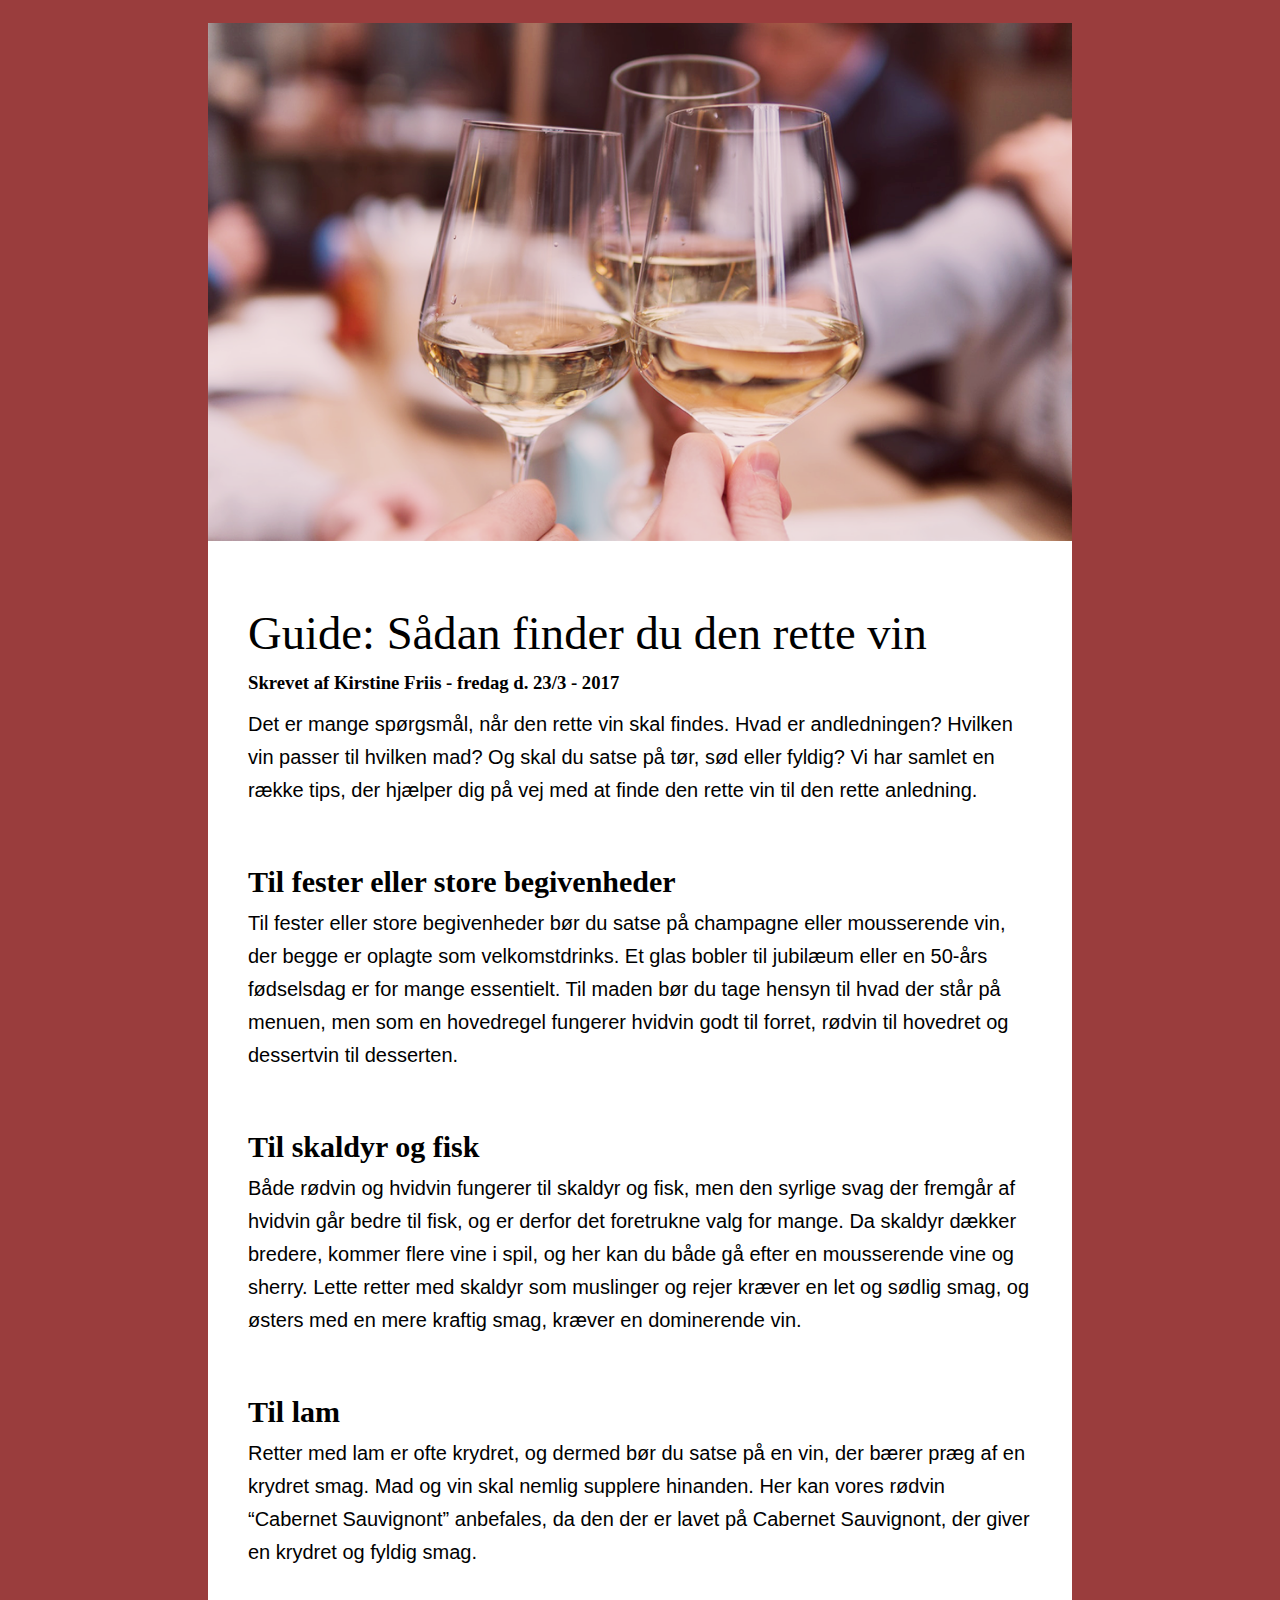
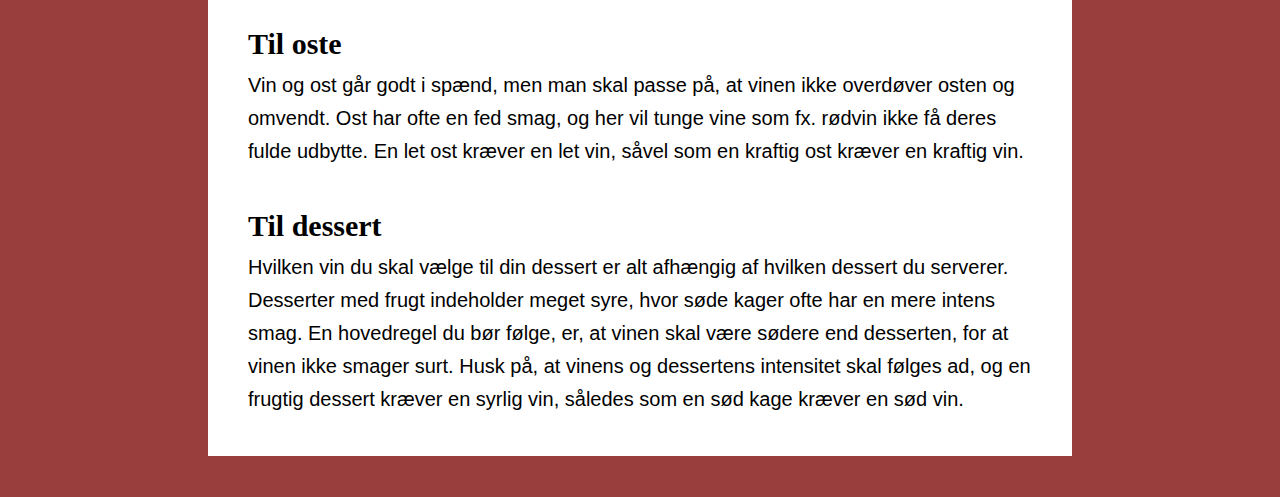
<file: blogside.html>
<!doctype html>
<!-- Fortæller det er html5 -->
<!-- html starter og slutter hele dokumentet / lang=da: Fortæller siden er på dansk -->
<html lang="da">

<!-- I <head> har man opsætning - alt det som man ikke ser som selve indholdet -->
<head>

    <!-- Sætter tegnsætning til utf-8 som bl.a. tillader danske bogstaver -->
    <meta charset="utf-8">

    <!-- Titel som ses oppe i browserens tab mv. -->
    <title>Sigende titel</title>

    <!-- Metatags der fortæller at søgemaskiner er velkomne, hvem der udgiver siden og copyright information -->
    <meta name="robots" content="All">
    <meta name="author" content="Udgiver">
    <meta name="copyright" content="Information om copyright">

    <!-- Sikrer man kan benytte CSS ved at tilkoble en CSS fil -->
    <link href="css/blogside.css" rel="stylesheet" type="text/css">

    <!-- Sikrer den vises korrekt på mobil, tablet mv. ved at tage ift. skærmstørrelse -->
    <meta name="viewport" content="width=device-width, initial-scale=1">

</head>

<!-- i <body> har man alt indhold på siden -->
<body>

    <article>
        <img src="images/photo-14.png"/>
        <div class="b1">
            <h1>Guide: Sådan finder du den rette vin</h1>
            <h3>Skrevet af Kirstine Friis - fredag d. 23/3 - 2017</h3>
            <p>
                Det er mange spørgsmål, når den rette vin skal findes.
                Hvad er andledningen? Hvilken vin passer til hvilken
                mad? Og skal du satse på tør, sød eller fyldig? Vi
                har samlet en række tips, der hjælper dig på vej med
                at finde den rette vin til den rette anledning.</p>
<br>
            <h2>Til fester eller store begivenheder</h2>
            <p>Til fester eller store begivenheder bør du satse på
                champagne eller mousserende vin, der begge er oplagte
                som velkomstdrinks. Et glas bobler til jubilæum eller
                en 50-års fødselsdag er for mange essentielt. Til
                maden bør du tage hensyn til hvad der står på menuen,
                men som en hovedregel fungerer hvidvin godt til forret,
                rødvin til hovedret og dessertvin til desserten.</p>
<br>
            <h2>Til skaldyr og fisk</h2>
            <p>Både rødvin og hvidvin fungerer til skaldyr og fisk,
            men den syrlige svag der fremgår af hvidvin går bedre
            til fisk, og er derfor det foretrukne valg for
            mange. Da skaldyr dækker bredere, kommer flere vine
            i spil, og her kan du både gå efter en mousserende vine
                og sherry. Lette retter med skaldyr som muslinger og rejer kræver en let og sødlig
            smag, og østers med en mere kraftig smag, kræver en
                dominerende vin.</p>
<br>
            <h2>Til lam</h2>
            <p>Retter med lam er ofte krydret, og dermed bør du
                satse på en vin, der bærer præg af en
                krydret smag. Mad og vin skal nemlig supplere
                hinanden. Her kan vores rødvin “Cabernet Sauvignont”
                anbefales, da den der er lavet på Cabernet Sauvignont,
                der giver en krydret og fyldig smag.</p>
<br>
            <h2>Til oste</h2>
            <p>Vin og ost går godt i spænd, men man skal passe på,
                at vinen ikke overdøver osten og omvendt. Ost har
                ofte en fed smag, og her vil tunge vine som fx.
                rødvin ikke få deres fulde udbytte.
                En let ost kræver en let vin, såvel som en kraftig
                ost kræver en kraftig vin.
<br><br>
            <h2>Til dessert</h2>
            <p>Hvilken vin du skal vælge til din dessert er alt
                afhængig af hvilken dessert du serverer.  Desserter
                med frugt indeholder meget syre, hvor søde kager ofte har
                en mere intens smag. En hovedregel du bør følge, er,
                at vinen skal være sødere end desserten, for at
                vinen ikke smager surt. Husk på, at vinens og
                dessertens intensitet skal følges ad, og en frugtig
                dessert kræver en syrlig vin, således som en sød kage kræver
                en sød vin.

            </p>
        </div>
    </article>

<script src="https://ajax.googleapis.com/ajax/libs/jquery/1.12.4/jquery.min.js"></script>

<script>

        $(document).ready(function (e) {
        });

</script>
 

</body>
</html>
</file>
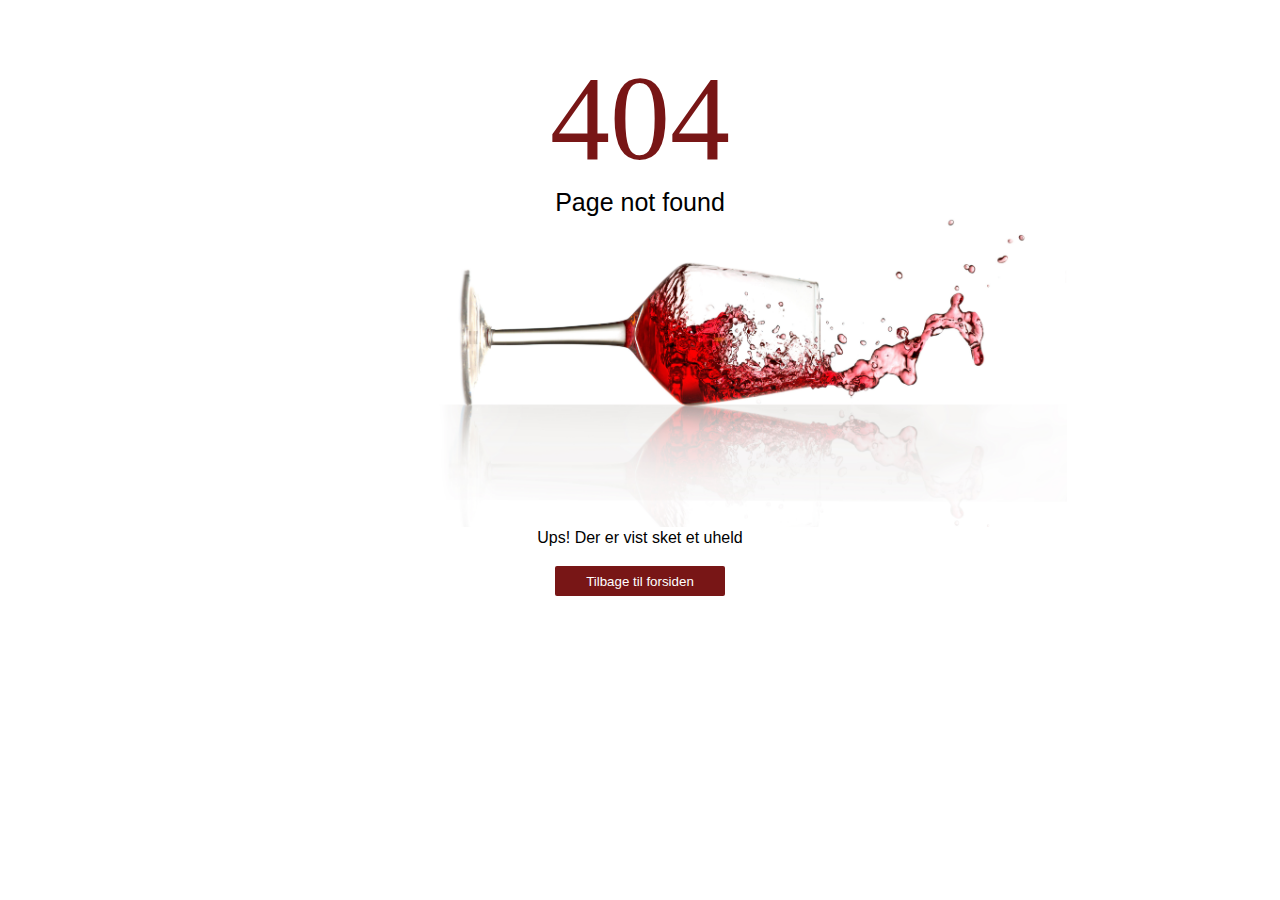
<file: fejl404.html>
<!doctype html>
<html lang="da">

<head>

    <title>404/Dominio de Pontas</title>
    <!-- Max ca 70-78 karakterer - 100px -->
    <meta name="description" content="Free Web tutorials">
    <!-- Max ca 170-200 karakterer - 600px -->

    <link rel="icon" href="favicon.png" type="image/x-icon">
    <!-- Favicon -->

    <meta name="keywords" content="HTML,CSS,XML,JavaScript">
    <!-- Få unikke og relevante (Skal gå igen på siden)-->
    <meta name=”robots" content=”index, follow”> <!--(noindex, nofollow, all)-->
    <!-- Indeksere siden / følge links på siden -->
    <meta name="viewport" content="width=device-width, initial-scale=1.0">
    <!-- Responsivt design -->

    <meta property="og:title" content="titel">
    <meta property="og:type" content="website">
    <meta property="og:url" content="http://www.domain.dk">
    <meta property="og:image" content="https://www.domain.dk/img.jpg">
    <meta property="og:description" content="Beskrivelse">
    <meta property="og:locale" content="da_DK">
    <!-- OG - Open Graph -->

    <link href="css/index.css" rel="stylesheet" type="text/css">
    <!-- Sikrer man kan benytte CSS ved at tilkoble en CSS fil -->

    <meta name="viewport" content="width=device-width, initial-scale=1">
    <!-- Sikrer den vises korrekt på mobil, tablet mv. ved at tage ift. skærmstørrelse -->
</head>

<body>
<section class="error-page">
    <h1>404</h1>
    <h3>Page not found</h3>
    <img class="error" src="images/error.jpg">
    <p>Ups! Der er vist sket et uheld</p>
    <button class="error-button">
        <a href="index.html">Tilbage til forsiden</a>
    </button>
</section>


<script src="https://ajax.googleapis.com/ajax/libs/jquery/1.12.4/jquery.min.js"></script>
<script>  //Behøves ikke skrives: type="text/javascript">
$(document).ready(function (e) {
    // Din kode her
});
</script>
</body>
</html>
</file>
<file: css/blogside.css>
* {
  -webkit-box-sizing: border-box;
  box-sizing: border-box; }

body {
  margin: 0;
background-color: #9a3d3d}

article {
  width: 90%;
  line-height: 50px;
  margin: auto; }

img {
  width: 90%;
  margin: auto; }

.b1 {
  background-color: white;
  width: 90%;
  margin: auto;
  padding: 5%; }

h1 {
  font-size: 37px;
  font-family: "Goudy Old Style";
  font-weight: inherit; }

h2 {
  font-family: "Goudy Old Style";
  font-size: 30px; }

p {
  font-family: Arial;
  font-size: 20px;
  line-height: 33px; }

h1, h2, h3, h4, h5, h6 {
  margin: 0;
  padding: 0; }

ul, ol {
  margin: 0;
  padding: 0;
  list-style-position: inside; }

li {
  margin: 0; }

p {
  margin: 0;
  padding: 0; }

img {
  display: block;
  max-width: 100%;
  height: auto; }

@media screen and (min-width: 1200px) {
  img {
    width: 75%;
    margin-top: 2%; }

  .b1 {
    width: 75%;
    padding: 40px;
    margin-bottom: 2%; }

  h1 {
    font-size: 35pt;
    margin-top: 20pt; } }

/*# sourceMappingURL=blogside.css.map */
</file>
<file: css/index.css>
@charset "UTF-8";
* {
  -webkit-box-sizing: border-box;
  box-sizing: border-box; }

body {
  margin: 0;
  display: grid;
  grid-template-rows: 60px auto auto auto auto auto;
  grid-template-columns: 1fr; }

h1 {
  font-family: "Goudy Old Style", "Times New Roman", Serif;
  text-align: center;
  font-size: 25pt;
  font-weight: normal; }

h2 {
  font-family: "Goudy Old Style", "Times New Roman", Serif;
  font-size: 23pt; }

h3, h4, h5, h6 {
  margin: 0;
  padding: 0; }

h3 {
  font-size: 14px;
  font-weight: 300; }

ul, ol {
  margin: 0;
  padding: 0;
  list-style-position: inside; }

p {
  margin: 10px 10px 10px 10px;
  padding: 0;
  font-family: Arial, sans-serif;
  font-size: 12pt;
  line-height: 16pt; }

p a {
  color: #781616;
  text-decoration: none;
  font-weight: bold; }

p a:hover {
  color: #9a3d3d; }

img {
  display: block;
  max-width: 100%;
  height: auto; }

li {
  margin: 0; }

header {
  grid-row: 1; }

.h_place {
  z-index: 10;
  position: fixed;
  width: 100%; }

.h_grid {
  background-color: white;
  height: 54px;
  padding-top: 1px; }

.h_logo {
  background-size: cover;
  height: 50px;
  width: 100px;
  margin: 6px 0 0 2px; }

#home {
  height: 100%;
  width: 100%; }

.dropdown {
  position: relative; }

.fa-bars {
  color: #781616; }

.dropdown_btn {
  position: absolute;
  border: none;
  outline: none;
  background-color: inherit;
  font-family: inherit;
  right: 12px;
  top: 7px; }

.dropdown_btn:hover {
  cursor: pointer; }

.h_content {
  display: none;
  position: absolute;
  z-index: 3;
  min-width: 80%;
  top: 50px;
  right: 0;
  background-color: white;
  outline: 5px auto #5d5d5d; }

.h_content a {
  color: black;
  padding: 10px;
  margin: auto;
  text-decoration: none;
  font-size: 18px;
  text-align: center;
  display: block;
  font-family: "Goudy Old Style", Times New Roman; }

.h_content a:hover {
  color: #781616;
  font-weight: bold; }

/*
.dropdown:hover .h_content {
  display: block; }
*/
.h_subscribe {
  display: none; }

.index {
  grid-row: 2; }

.img {
  background-image: url(../images/indexbillede.jpg); }

.i_grid {
  display: grid;
  grid-template-rows: repeat(2, 1fr);
  grid-template-columns: 1fr; }

.i_billede {
  background: url("../images/indexbillede.jpg") center no-repeat;
  width: 100%;
  height: 100%;
  background-size: cover; }

.i_tekst {
  color: white;
  font-family: "Goudy Old Style";
  width: 99%;
  font-size: 14pt;
  padding-top: 80pt;
  text-align: center;
  line-height: 24pt;
  padding-bottom: 60px;
  grid-row: 1 / span 1;
  grid-column: 3 / span 14;
  margin: 0 auto 0 auto; }

.knap {
  height: 40px;
  background-color: #781616;
  font-family: Arial;
  font-size: 15px;
  color: white;
  border-radius: 5px;
  margin-left: 30%;
  margin-right: 30%;
  border: none;
  margin-bottom: 30px; }

.knap_a {
  display: flex;
  justify-content: center;
  text-decoration: none; }

.knap:hover {
  background-color: #9a3d3d; }

#products {
  grid-row: 3;
  display: grid;
  grid-template-rows: 100px auto auto auto; }

.productsgrid {
  grid-row: 2;
  display: grid;
  grid-template-rows: auto auto auto auto;
  grid-template-columns: 1fr; }

.productstext1 .productstext2 .productstext3 {
  height: auto;
  width: auto;
  display: block; }

.productscabernet {
  grid-row: 1;
  display: flex;
  flex-direction: column;
  align-items: center; }

.mereomcabernetsauvignon {
  display: none; }

.flaskecabernetsauvignont {
  height: 500px;
  margin-bottom: 25px; }

.productstempranillo {
  grid-row: 2;
  display: flex;
  flex-direction: column;
  align-items: center; }

.mereomtempranillo {
  display: none; }

.flasketempranillo {
  height: 500px;
  margin-bottom: 25px; }

.productschardonnay {
  grid-row: 3;
  display: flex;
  flex-direction: column;
  align-items: center; }

.mereomchardonnay {
  display: none; }

.flaskechardonnaypng {
  height: 500px;
  margin-bottom: 25px; }

/* VINE UNDERSIDE */
.VINEcabernetsauvignont {
  display: grid;
  grid-row: 2;
  grid-template-rows: auto auto;
  grid-template-columns: 1fr;
  background: url("../images/grapes2mobile2.jpg") center no-repeat; }

.VINEflaskecabernet {
  display: flex;
  grid-row: 1;
  grid-column: 1;
  justify-content: center;
  align-items: center;
  padding: 30px 0 30px 0; }

.VINEtekstcabernet {
  display: flex;
  grid-row: 2;
  color: white;
  padding: 0 0 20px 0;
  align-items: center; }

.VINEdropdowncabernet {
  display: none; }

.VINEtempranillo {
  display: grid;
  grid-row: 3;
  grid-template-rows: auto auto;
  grid-template-columns: 1fr; }

.VINEflasketempranillo {
  display: flex;
  grid-row: 1;
  grid-column: 1;
  justify-content: center;
  align-items: center;
  padding: 30px 0 30px 0; }

.VINEteksttempranillo {
  display: flex;
  grid-row: 2;
  padding: 0 0 20px 0;
  align-items: center; }

.VINEdropdowntempranillo {
  display: none; }

.VINEchardonnay {
  display: grid;
  grid-row: 4;
  grid-template-rows: auto auto;
  grid-template-columns: 1fr;
  background: url("../images/grapes7mobile2.jpg") center no-repeat; }

.VINEflaskechardonnay {
  display: flex;
  grid-row: 1;
  grid-column: 1;
  justify-content: center;
  align-items: center;
  padding: 30px 0 30px 0; }

.VINEtekstchardonnay {
  display: flex;
  grid-row: 2;
  padding: 0 0 20px 0;
  align-items: center; }

.VINEdropdownchardonnay {
  display: none; }

.about_us {
  grid-row: 4;
  background: url("../images/dominiooverlay.jpg") center no-repeat; }

.dominio-grid {
  display: grid;
  grid-template-rows: auto auto auto;
  grid-template-columns: 1fr 1fr 1fr 1fr;
  background-color: rgba(78, 16, 16, 0.85); }

.dominio-grid h1 {
  grid-row: 1;
  grid-column: 1 / span 4;
  margin-top: 45px;
  color: white; }

.p-mobile {
  grid-row: 3;
  grid-column: 1 / span 4;
  color: white;
  margin-top: 35px;
  margin-bottom: 35px; }

.slider-demoMobile {
  grid-column: 1 / span 4;
  height: auto;
  width: auto; }

.slider-demo768og992 {
  display: none; }

.slider-demo1200 {
  display: none; }

.history {
  grid-row: 5; }

.his_grid {
  display: grid;
  grid-template-columns: 20px 1fr 20px;
  grid-template-rows: 80px 115px 2fr 50px;
  height: 100%;
  width: 100%; }

.his_head {
  grid-column: 2;
  grid-row: 1; }

.his_head h1 {
  color: #000000; }

.history_read {
  display: flex;
  justify-content: center;
  padding: 10px 0;
  grid-row: 4;
  grid-column: 2/3;
  text-decoration: none; }
  .history_read button {
    text-align: center;
    font-family: Arial;
    color: white;
    background-color: #781616;
    border-radius: 2px;
    border: none; }
  .history_read button:hover {
    cursor: pointer;
    background-color: #9a3d3d; }

.his_pic_flex {
  grid-column: 2;
  grid-row: 2;
  display: flex;
  justify-content: space-evenly; }

.his_pic1 {
  background: url("../images/vin1.jpg") center no-repeat;
  background-size: contain;
  width: 100%;
  height: 100%;
  margin: auto 3px auto 3px; }

.his_pic2 {
  background: url("../images/vin2.jpg") center no-repeat;
  background-size: contain;
  width: 100%;
  height: 100%;
  margin: auto 3px auto 3px; }

.his_pic3 {
  background: url("../images/vin3.jpeg") center no-repeat;
  background-size: contain;
  width: 100%;
  height: 100%;
  margin: auto 3px auto 3px; }

.his_text_flex {
  grid-column: 2;
  grid-row: 3; }

.his_text1, .his_text2 {
  margin-top: 12px; }

.his_text1 p, .his_text2 p {
  font-family: Arial;
  font-size: 15px;
  text-align: center; }

.history_side {
  position: relative;
  grid-row: 2/6;
  grid-column: 1; }

.hu_pics {
  display: flex;
  width: 100%;
  height: 100px;
  justify-content: space-evenly;
  margin-top: 18px; }

.hu_pic1 {
  background: url("../images/vin1.jpg") no-repeat center; }

.hu_pic2 {
  background: url("../images/vin2.jpg") no-repeat center; }

.hu_pic3 {
  background: url("../images/vin3.jpg") no-repeat center; }

.hu_pic1, .hu_pic2, .hu_pic3 {
  height: 70px;
  width: 70px;
  margin: auto 3px auto 3px;
  background-size: contain; }

.hu_text1 {
  font-family: Arial;
  font-size: 15px;
  text-align: center; }
  .hu_text1 p {
    line-height: 24px; }

footer {
  background-color: #781616;
  color: white;
  line-height: 12pt;
  font-family: "Goudy Old Style";
  grid-row: 6; }

.informationer {
  font-size: 12px;
  float: left; }

.SoMe {
  float: right;
  text-align: center;
  font-size: 25px; }

.Nederst {
  width: 75%;
  margin: 0 auto; }

.Forhandlere {
  margin: 10% auto;
  width: 30%; }

#btn {
  display: none;
  position: fixed;
  bottom: 60px;
  right: 60px;
  z-index: 99;
  border: none;
  outline: none;
  background-color: #f59c24;
  color: white;
  cursor: pointer;
  border-radius: 50%;
  height: 60px;
  width: 60px;
  font-size: 40px;
  text-align: center;
  padding-top: 5px; }

#btn:hover {
  background-color: #f6d452; }

#contact-grid {
  display: grid;
  grid-template-rows: auto auto;
  grid-template-columns: repeat(8, 1fr);
  grid-row: 2 / span 4; }

.contact-img {
  visibility: hidden; }

.contact-txt {
  grid-row: 1;
  grid-column: 1 / span 8;
  margin: 0; }

.contact-txt h1, .contact-txt p {
  text-align: left;
  margin: 0 20px 0 20px; }

form {
  grid-column: 1 / span 8;
  grid-row: 2;
  margin: 40px 0 50px 20px; }

.contact-form input, textarea {
  width: 100%;
  height: 100%;
  background-color: #d5d5d5;
  color: #000000;
  padding-left: 5px;
  border: 0;
  -webkit-appearance: none;
  outline: 5px auto #5d5d5d;
  width: 300px;
  height: 30px;
  margin-bottom: 10px; }

textarea {
  border: none;
  min-width: 150px;
  font-family: Arial; }

.radio {
  font-family: Arial;
  font-size: 10pt;
  margin-bottom: 10px; }

.radio p {
  font-size: 10pt;
  margin: 8px 0 0 0;
  text-align: left; }

.sub_button {
  text-align: center;
  font-family: Arial;
  color: white;
  background-color: #781616;
  border-radius: 2px;
  border: none;
  width: 150px;
  height: 30px;
  margin-right: 15px; }

.sub_button:hover {
  cursor: pointer;
  background-color: #9a3d3d; }

.error-page {
  display: grid;
  grid-template-rows: auto auto auto auto auto auto;
  grid-template-columns: repeat(6, 1fr); }

.error-page h1 {
  grid-row: 1 / span 1;
  grid-column: 2 / span 4;
  color: #781616;
  text-align: center;
  font-size: 100px;
  margin: 30px 0 0 0; }

.error-page h3 {
  grid-row: 2 / span 1;
  grid-column: 2 / span 4;
  text-align: center;
  font-family: Arial;
  font-weight: normal;
  font-size: 20px;
  margin-bottom: 20px; }

.error {
  grid-row: 3 / span 2;
  grid-column: 1 / span 6; }

.error-page p {
  grid-row: 5 / span 1;
  grid-column: 2 / span 4;
  text-align: center;
  margin-top: 25px; }

.error-button {
  grid-row: 6 / span 1;
  grid-column: 2 / span 4;
  text-align: center;
  font-family: Arial;
  color: white;
  background-color: #781616;
  border-radius: 2px;
  border: none;
  width: 170px;
  height: 30px;
  margin: 0 auto;
  margin-top: 8px; }

.error-button:hover {
  background-color: #9a3d3d; }

.error-page a {
  text-decoration: none;
  color: white; }

/*St├Ñende tablet*/
@media screen and (min-width: 768px) {
  .p-mobile {
    grid-row: 6 / span 2;
    grid-column: 3 / span 10;
    text-align: center; }

  .slider-demoMobile {
    display: none; }

  .slider-demo768og992 {
    display: grid;
    grid-column: 2 / span 2;
    height: auto;
    width: auto; }

  .p-mobile {
    grid-column: 2 /span 2; }

  .contact-img {
    grid-row: 1;
    grid-column: 1 / span 8;
    visibility: visible;
    width: 100%;
    margin: 0 auto; }

  .contact-txt {
    grid-row: 2;
    grid-column: 2 / span 3;
    margin-top: 30px; }

  form {
    grid-row: 2;
    grid-column: 5 / span 3; }

  .error {
    grid-row: 3 / span 2;
    grid-column: 2 / span 4; } }
/*Liggende tablet*/
@media screen and (min-width: 992px) {
  h3 {
    font-size: 15px; }

  p {
    font-size: 12pt; }

  .i_tekst {
    width: 40%;
    font-size: 20px; }

  .Forhandlere {
    width: 20%;
    float: left;
    margin: 0;
    margin-left: 15%; }

  .Nederst {
    width: 40%;
    float: right;
    margin: 0;
    margin-right: 15%; }

  .informationer {
    float: right;
    font-size: 13px; }

  .SoMe {
    float: left;
    font-size: 35px; }

  footer {
    padding-top: 20px; }

  .hu_grid {
    display: grid;
    grid-template-columns: repeat(2, 1fr);
    grid-template-rows: 1fr; }

  .hu_text1 {
    font-family: Arial;
    font-size: 15px;
    grid-column: 2/3;
    padding-left: 150px;
    margin-top: 18px; }

  p {
    text-align: left; }

  .hu_grid {
    display: grid;
    grid-template-columns: 100px repeat(2, 1fr) 100px;
    grid-template-rows: 1fr; }

  .hu_pics {
    display: flex;
    width: 100%;
    height: 350px;
    grid-column: 3/4;
    flex-direction: column;
    align-items: center;
    padding-right: 90px;
    margin-bottom: 25px; }

  .hu_pic1, .hu_pic2, .hu_pic3 {
    height: 100%;
    width: 100%;
    /* margin: auto 3px auto 3px; */
    background-size: contain;
    margin: 2px;
    cursor: pointer; }

  .black {
    display: none;
    position: absolute;
    height: 162%;
    width: 100%;
    background-color: black;
    z-index: 11;
    opacity: 0.5;
    top: -150px; }

  .full_img1, .full_img2, .full_img3 {
    display: none;
    position: fixed;
    height: 90%;
    width: 90%;
    bottom: 30px;
    left: 70px;
    z-index: 12; }

  .full_img1 {
    background: url(../images/vin1.jpg) no-repeat center;
    background-size: contain; }

  .full_img2 {
    background: url(../images/vin2.jpg) no-repeat center;
    background-size: contain; }

  .full_img3 {
    background: url(../images/vin3.jpg) no-repeat center;
    background-size: contain; }

  .dominio-grid {
    display: grid;
    grid-template-rows: auto auto auto;
    grid-template-columns: 1fr 1fr 1fr 1fr; }

  #products {
    grid-row: 3;
    display: grid;
    grid-template-rows: auto auto; }

  .productsgrid {
    grid-row: 2;
    display: grid;
    grid-template-rows: 700px;
    grid-template-columns: 1fr 1fr 1fr; }

  #productstext1, #productstext2, #productstext3 {
    display: none; }

  .productscabernet .productstempranillo .productschardonnay {
    margin-top: 0px; }

  .mereomchardonnay, .mereomcabernetsauvignon, .mereomtempranillo {
    display: flex;
    align-items: center;
    justify-content: center;
    cursor: pointer;
    font-family: Arial;
    color: white;
    background-color: #f59c24;
    border-radius: 2px;
    border: none;
    width: 230px;
    height: 30px;
    text-decoration: none; }

  .mereomchardonnay:hover, .mereomcabernetsauvignon:hover, .mereomtempranillo:hover {
    background-color: #f6d452; }

  .productscabernet {
    grid-row: 1 / span 2;
    grid-column: 1;
    display: flex;
    flex-direction: column;
    align-items: center;
    position: relative;
    z-index: 1; }

  .productscabernet:hover #productstext1 {
    height: 100%;
    display: flex;
    background-color: rgba(78, 16, 16, 0.85);
    position: absolute;
    color: white;
    padding: 250px 60px 60px 60px;
    flex-direction: column;
    align-items: center; }

  .flaskecabernetsauvignont {
    height: 500px;
    margin-top: 50px;
    margin-bottom: 25px; }

  .productstempranillo {
    grid-row: 1 / span 2;
    grid-column: 2;
    display: flex;
    flex-direction: column;
    align-items: center;
    position: relative;
    z-index: 1; }

  .productstempranillo:hover #productstext2 {
    height: 100%;
    display: flex;
    background-color: rgba(78, 16, 16, 0.85);
    position: absolute;
    color: white;
    padding: 250px 60px 60px 60px;
    flex-direction: column;
    align-items: center; }

  .flasketempranillo {
    height: 500px;
    margin-top: 50px;
    margin-bottom: 25px; }

  .productschardonnay {
    grid-row: 1 / span 2;
    grid-column: 3;
    display: flex;
    flex-direction: column;
    align-items: center;
    position: relative;
    z-index: 1; }

  .productschardonnay:hover #productstext3 {
    height: 100%;
    display: flex;
    background-color: rgba(78, 16, 16, 0.85);
    position: absolute;
    color: white;
    padding: 250px 60px 60px 60px;
    flex-direction: column;
    align-items: center; }

  .flaskechardonnaypng {
    height: 500px;
    margin-top: 50px;
    margin-bottom: 25px; }

  /* VINE UNDERSIDE */
  .fa-times {
    position: absolute;
    top: 20px;
    right: 20px;
    cursor: pointer; }

  .VINEdropdownlinks {
    display: flex;
    flex-direction: column; }

  .VINEdropdownlinks a {
    text-decoration: none;
    color: white; }

  .VINEcabernetsauvignont {
    display: grid;
    grid-row: 2;
    grid-template-rows: 507px;
    grid-template-columns: 1fr 2fr 1fr;
    background: url("../images/grapes2.jpg") center no-repeat; }

  .VINEflaskecabernet {
    display: flex;
    grid-row: 1;
    grid-column: 1; }

  .VINEtekstcabernet {
    grid-row: 1;
    grid-column: 2; }

  .VINEdropdowncabernet {
    display: flex;
    grid-row: 1;
    grid-column: 3;
    justify-content: center;
    align-items: center;
    flex-direction: column; }

  .VINEdropdowncabernetclick {
    /*color: white;
    font-family: Arial, sans-serif;
    font-size: 12pt;
    line-height: 16pt; */
    display: flex;
    align-items: center;
    justify-content: center;
    cursor: pointer;
    font-family: Arial;
    color: white;
    background-color: #781616;
    border-radius: 2px;
    border: none;
    width: 150px;
    height: 30px; }

  .VINEdropdowncabernetclick:hover {
    background-color: #9a3d3d; }

  .VINEdropdowncabernetcontent {
    display: none;
    font-family: Arial, sans-serif;
    font-size: 0pt;
    line-height: 0pt;
    color: white;
    height: 0;
    width: 0;
    position: absolute;
    background-color: #781616;
    justify-content: center;
    align-items: center; }

  .VINEtempranillo {
    display: grid;
    grid-row: 3;
    grid-template-rows: 507px;
    grid-template-columns: 1fr 2fr 1fr; }

  .VINEflasketempranillo {
    display: flex;
    grid-row: 1;
    grid-column: 3; }

  .VINEteksttempranillo {
    grid-row: 1;
    grid-column: 2; }

  .VINEdropdowntempranillo {
    display: flex;
    grid-row: 1;
    grid-column: 1;
    justify-content: center;
    align-items: center;
    flex-direction: column; }

  .VINEdropdowntempranilloclick {
    display: flex;
    align-items: center;
    justify-content: center;
    cursor: pointer;
    font-family: Arial;
    color: white;
    background-color: #781616;
    border-radius: 2px;
    border: none;
    width: 150px;
    height: 30px; }

  .VINEdropdowntempranilloclick:hover {
    background-color: #9a3d3d; }

  .VINEdropdowntempranillocontent {
    display: none;
    font-family: Arial, sans-serif;
    font-size: 0pt;
    line-height: 0pt;
    color: white;
    height: 0;
    width: 0;
    position: absolute;
    background-color: #781616;
    justify-content: center;
    align-items: center; }

  .VINEchardonnay {
    display: grid;
    grid-row: 4;
    grid-template-rows: 507px;
    grid-template-columns: 1fr 2fr 1fr;
    background: url("../images/grapes7.jpg") center no-repeat; }

  .VINEflaskechardonnay {
    display: flex;
    grid-row: 1;
    grid-column: 1; }

  .VINEtekstchardonnay {
    grid-row: 1;
    grid-column: 2; }

  .VINEdropdownchardonnay {
    display: flex;
    grid-row: 1;
    grid-column: 3;
    justify-content: center;
    align-items: center;
    flex-direction: column; }

  .VINEdropdownchardonnayclick {
    display: flex;
    align-items: center;
    justify-content: center;
    cursor: pointer;
    font-family: Arial;
    color: white;
    background-color: #781616;
    border-radius: 2px;
    border: none;
    width: 150px;
    height: 30px; }

  .VINEdropdownchardonnayclick:hover {
    background-color: #9a3d3d; }

  .VINEdropdownchardonnaycontent {
    display: none;
    font-family: Arial, sans-serif;
    font-size: 0pt;
    line-height: 0pt;
    color: white;
    height: 0;
    width: 0;
    position: absolute;
    background-color: #781616;
    justify-content: center;
    align-items: center; } }
/*Computersk├ªrm*/
@media screen and (min-width: 1200px) {
  body {
    grid-template-rows: 150px auto auto auto auto 200px; }

  h1 {
    font-size: 46pt; }

  .h_grid {
    display: grid;
    grid-template-columns: 1fr 5fr 4fr;
    height: 130px;
    padding-top: 0; }

  .h_logo {
    grid-row: 1;
    grid-column: 1;
    background-size: cover;
    height: 120px;
    width: 200px;
    margin: 6px 0 0 2px; }

  nav {
    grid-column: 2; }

  .dropdown {
    position: relative; }

  .fa-bars {
    color: #781616; }

  .dropdown_btn {
    display: none;
    position: absolute;
    border: none;
    outline: none;
    background-color: inherit;
    font-family: inherit;
    right: 12px;
    top: 1px; }

  .dropdown:hover .h_content {
    display: flex; }

  .h_content {
    display: flex;
    flex-direction: row;
    justify-content: space-around;
    margin-top: 40px;
    position: static;
    z-index: 3;
    min-width: 0;
    top: 0;
    right: 0;
    outline: 0; }

  .h_content:hover {
    display: flex;
    flex-direction: row;
    justify-content: space-around;
    margin-top: 40px;
    position: static;
    z-index: 3;
    min-width: 0;
    top: 0;
    right: 0; }

  .h_subscribe {
    grid-column: 3;
    display: flex;
    margin-top: 47px;
    justify-content: center; }

  .h_placeholder {
    height: 30px;
    width: 300px;
    outline: 5px auto #5d5d5d; }

  .h_placeholder input {
    width: 100%;
    height: 100%;
    background-color: #d5d5d5;
    color: #000000;
    padding-left: 5px;
    border: 0;
    -webkit-appearance: none; }

  .dominio-grid h1 {
    grid-row: 1;
    grid-column: 1 / span 4; }

  .p-mobile {
    grid-column: 2 / span 2; }

  .slider-demo768og992 {
    display: none; }

  .slider-demo1200 {
    display: grid;
    grid-column: 2 / span 2;
    height: auto;
    width: auto; }

  .his_grid {
    display: grid;
    grid-template-columns: 92px 1fr 92px;
    grid-template-rows: 130px 140px 50px 180px;
    height: 100%;
    width: 100%; }

  .his_head {
    grid-column: 2;
    grid-row: 1; }

  .his_head h1 {
    color: #000000; }

  .his_help {
    height: 100%;
    width: 100%; }

  .his_text1 {
    margin: 25px 200px; }

  .his_text1 {
    grid-column: 1; }

  .his_text2 {
    grid-column: 2; }

  .his_pic_flex {
    grid-column: 2;
    grid-row: 4;
    display: flex;
    justify-content: space-evenly;
    margin: 15px 190px 20px 190px; }

  .history_read {
    grid-row: 3; }

  .his_text_flex {
    grid-column: 2;
    grid-row: 2; }

  .error-page h1 {
    font-size: 120px;
    margin: 50px 0 0 0; }

  .error-page h3 {
    font-size: 25px;
    margin-bottom: 0; }

  .error-page p {
    margin-top: 0; }

  .error {
    grid-row: 3 / span 2;
    grid-column: 3 / span 3; } }
/*# sourceMappingURL=index.css.map */

/*# sourceMappingURL=index.css.map */
</file>
